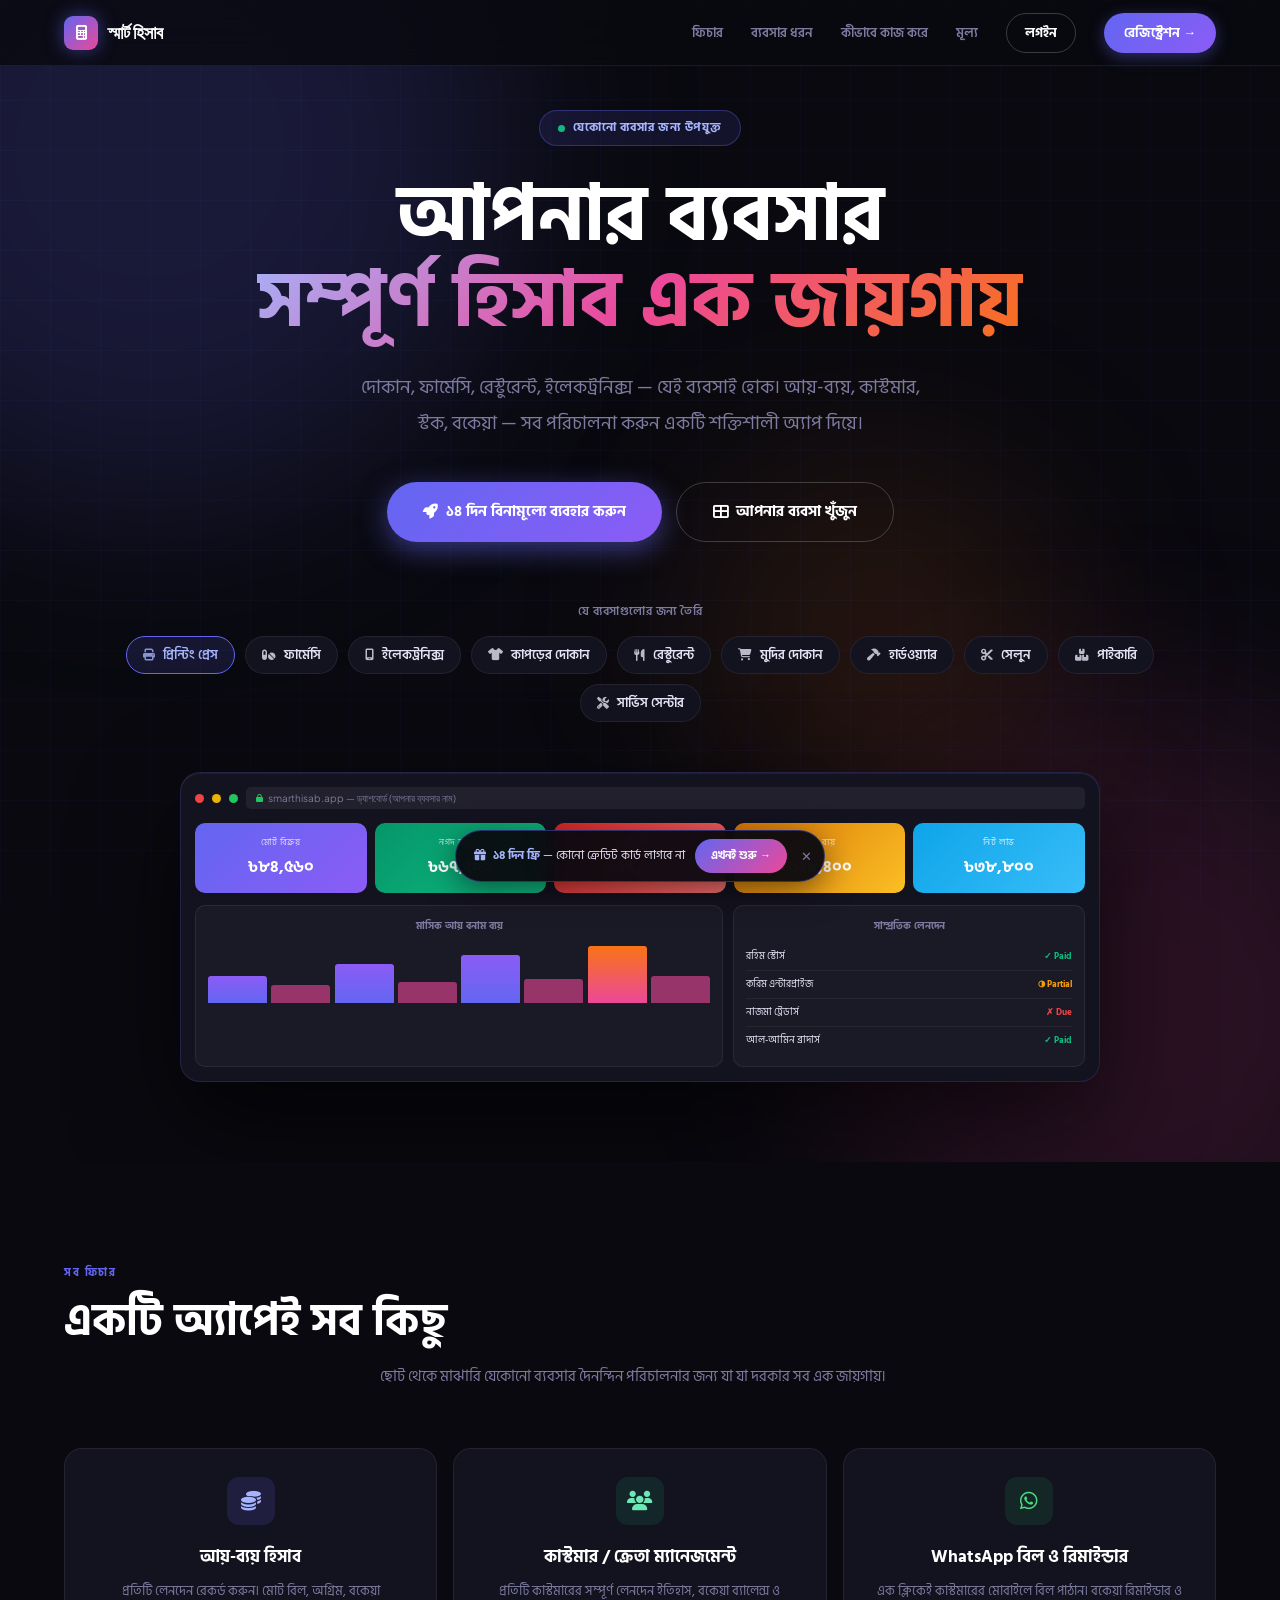
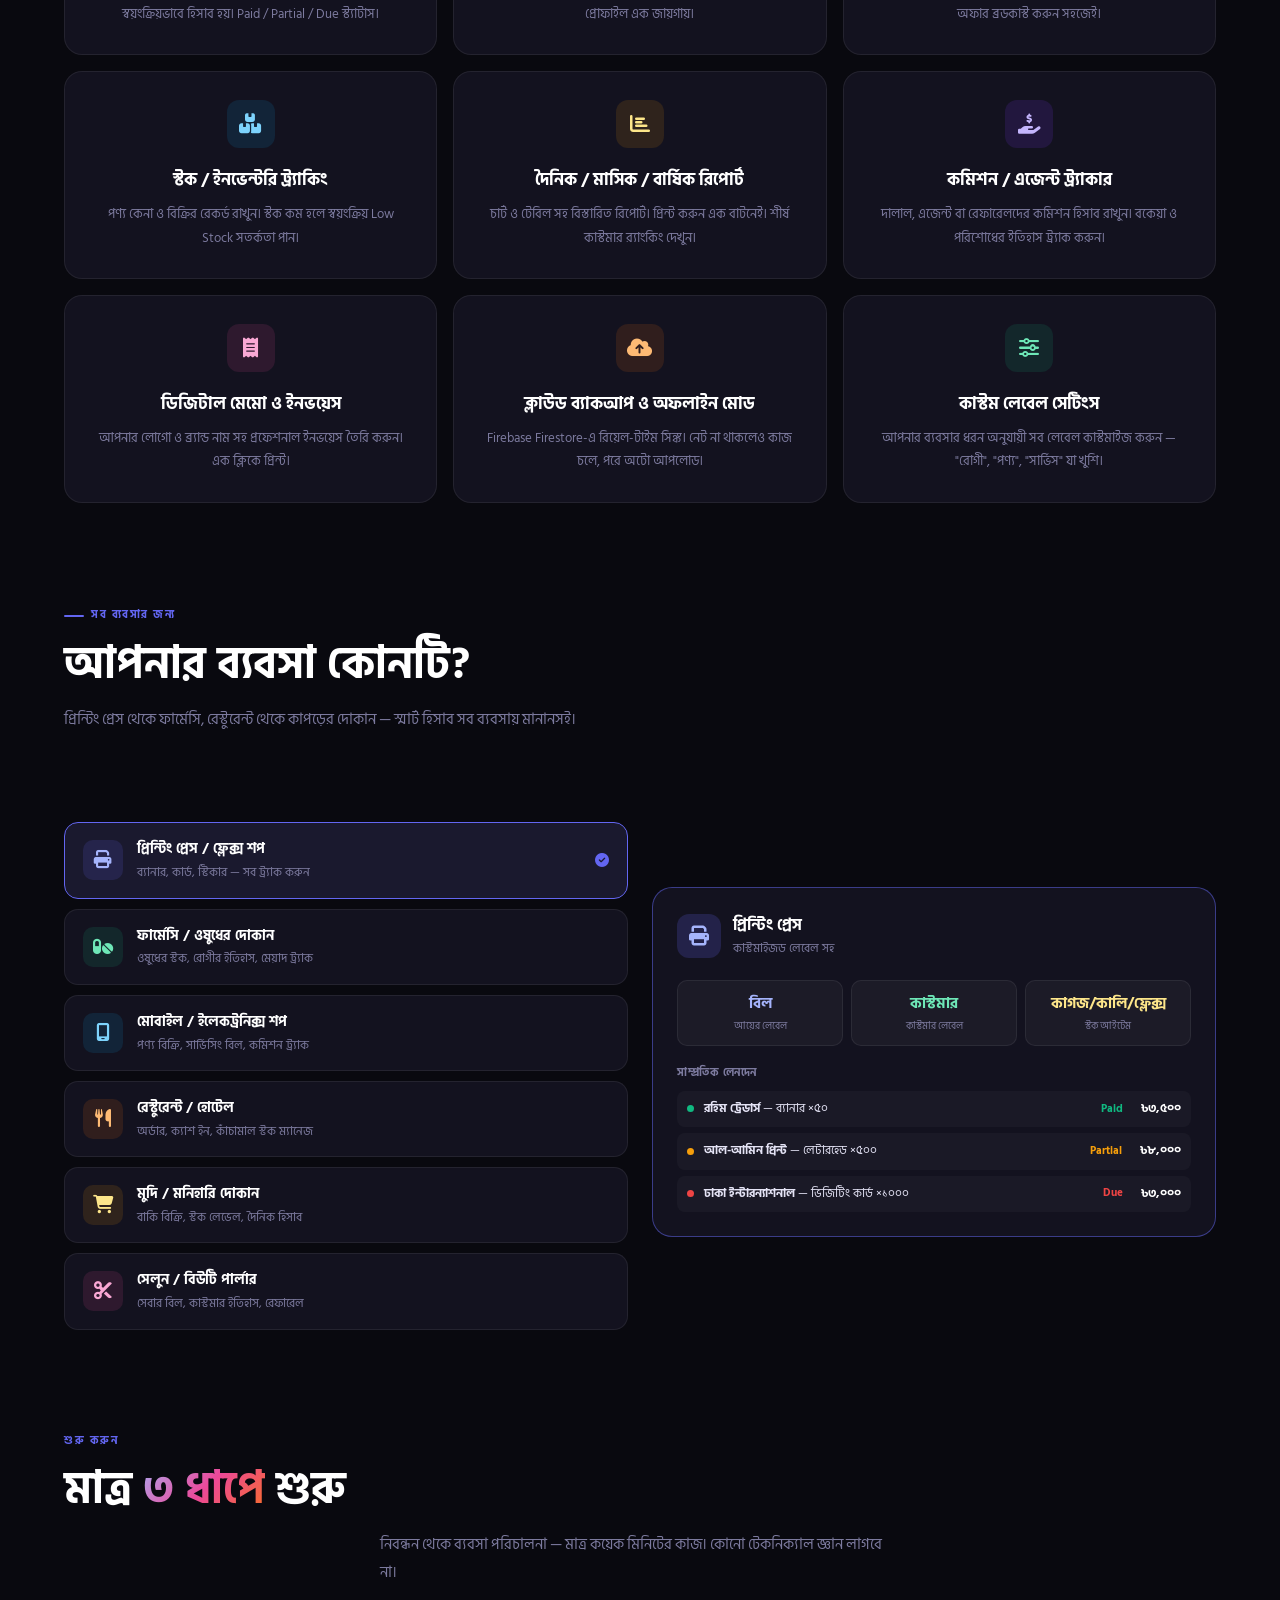
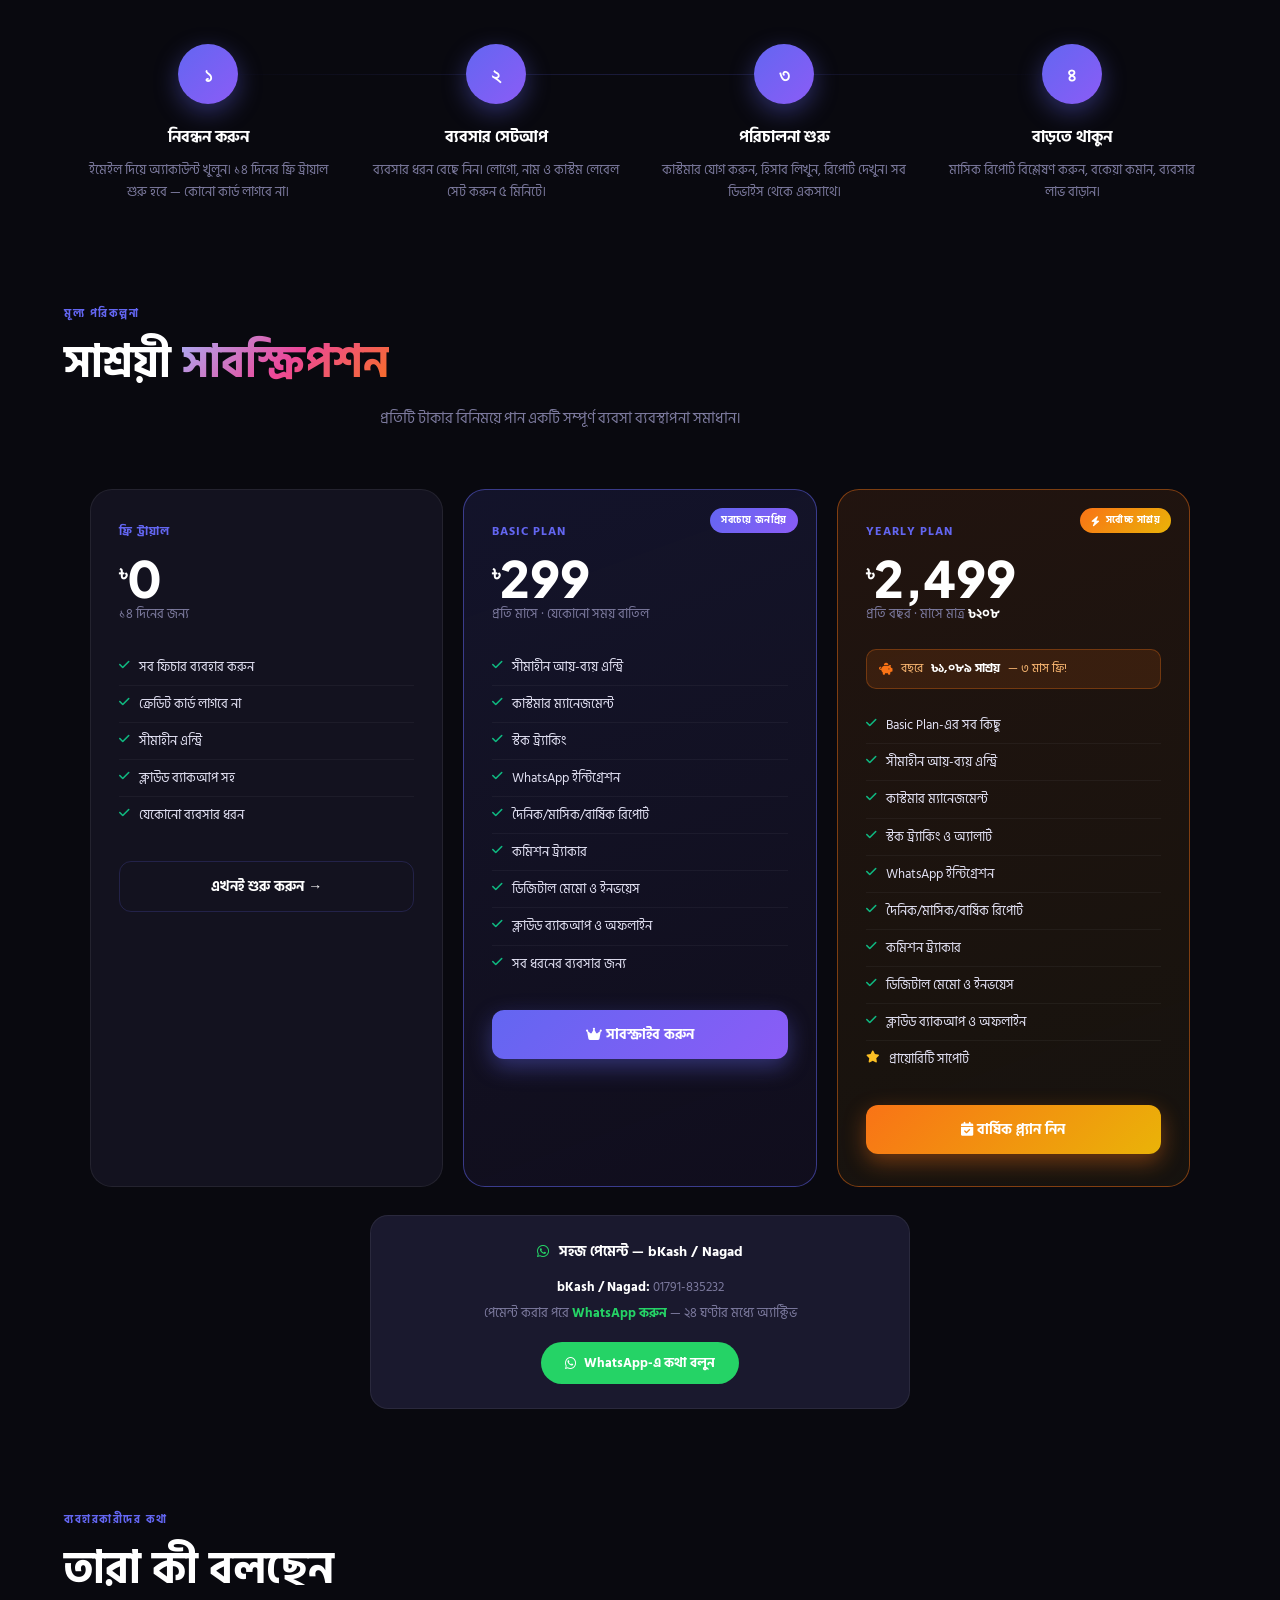
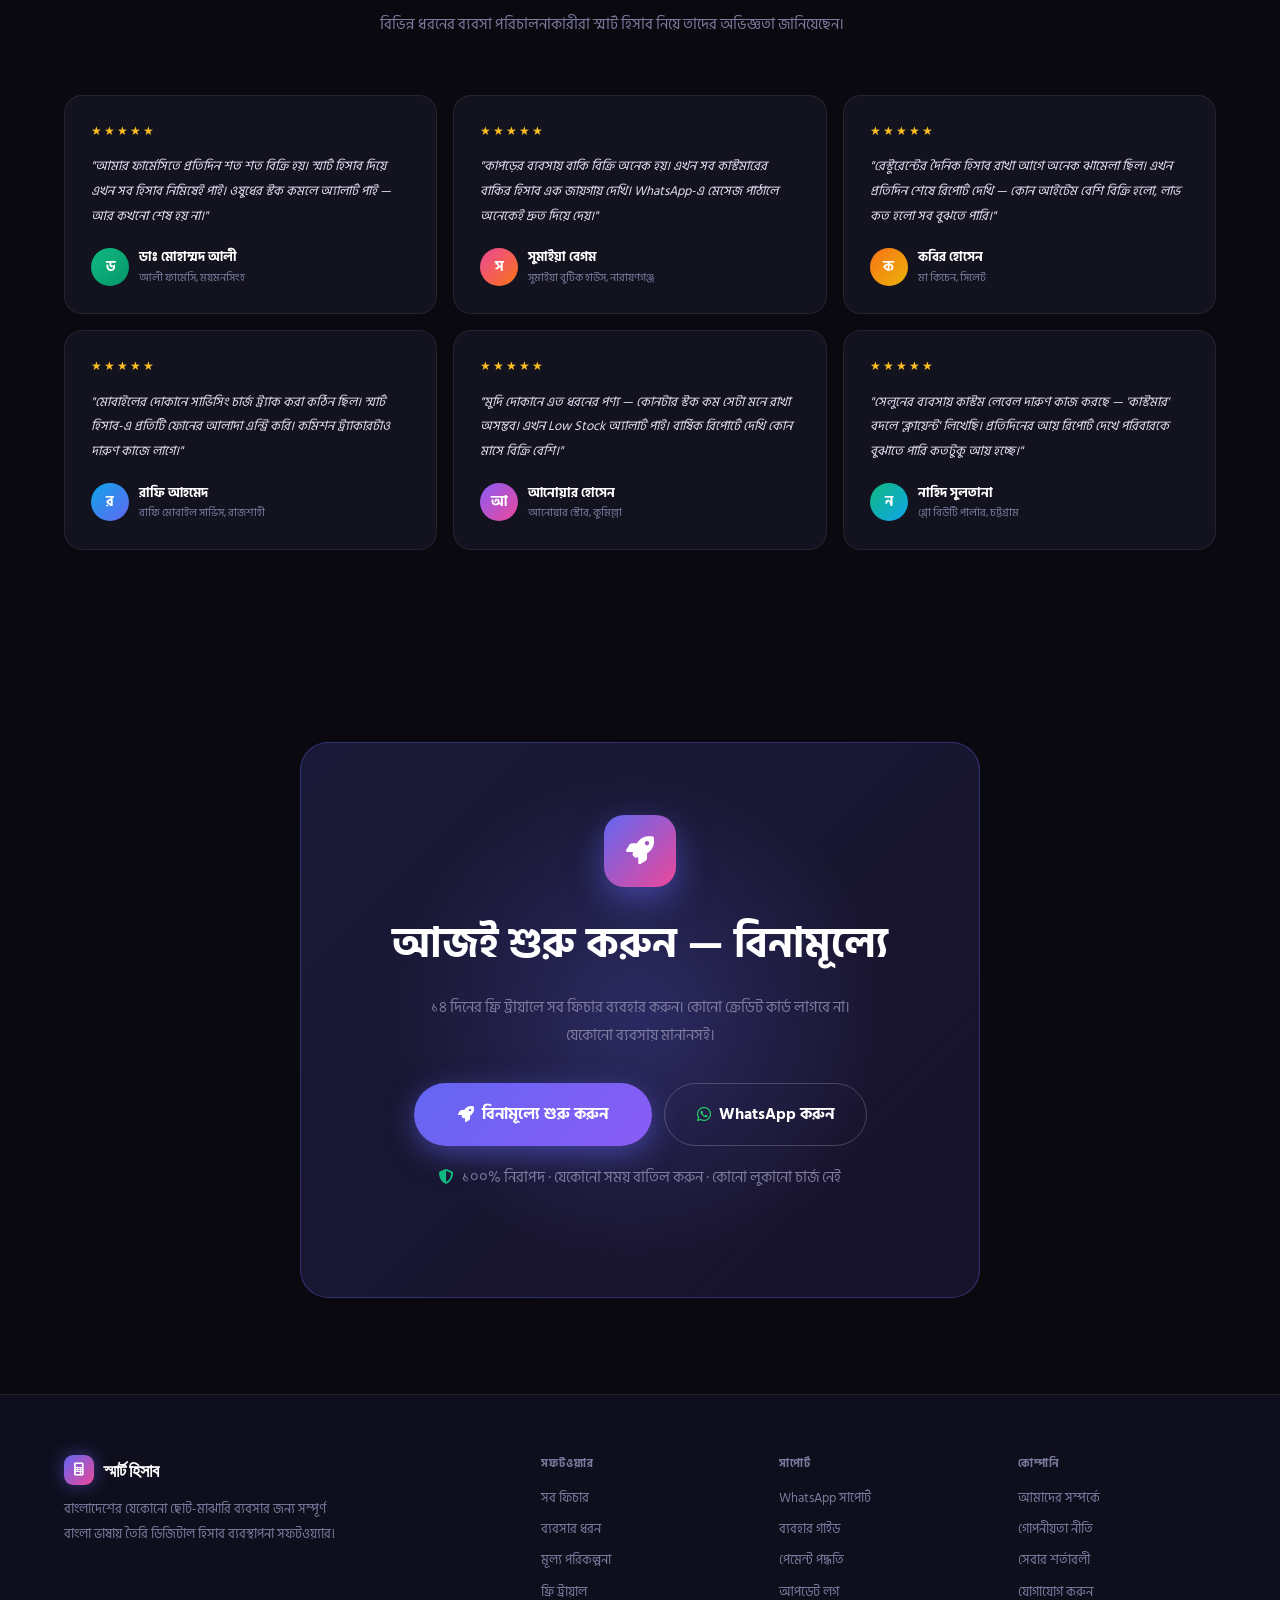
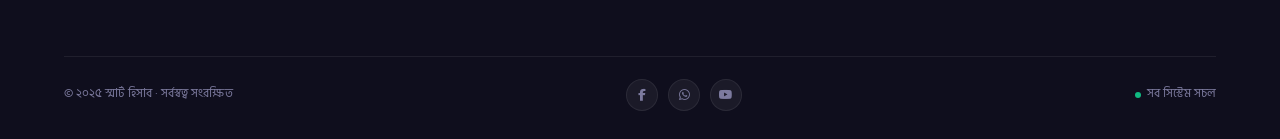
<file: test/index.html>
<!DOCTYPE html>
<html lang="bn">
<head>
<meta charset="UTF-8">
<meta name="viewport" content="width=device-width, initial-scale=1.0">
<title>স্মার্ট হিসাব — যেকোনো ব্যবসার ডিজিটাল হিসাব</title>
<link href="https://fonts.googleapis.com/css2?family=Hind+Siliguri:wght@300;400;500;600;700&family=Plus+Jakarta+Sans:wght@400;600;700;800&display=swap" rel="stylesheet">
<link rel="stylesheet" href="https://cdnjs.cloudflare.com/ajax/libs/font-awesome/6.5.2/css/all.min.css">
<style>
*,*::before,*::after{margin:0;padding:0;box-sizing:border-box}
:root{
  --g1:#6366f1;--g2:#8b5cf6;--g3:#ec4899;--g4:#f97316;
  --green:#10b981;--amber:#f59e0b;
  --dark:#09090f;--dark2:#0f0e1d;--card:#13121f;--card2:#1a192e;
  --border:rgba(99,102,241,.2);--border2:rgba(255,255,255,.07);
  --text:#e4e3f5;--muted:#7c7a9e;
  --ff:    'Hind Siliguri',sans-serif;
  --ff-en: 'Plus Jakarta Sans',sans-serif;
}
html{scroll-behavior:smooth}
body{font-family:var(--ff);background:var(--dark);color:var(--text);overflow-x:hidden;line-height:1.7}
::-webkit-scrollbar{width:5px}
::-webkit-scrollbar-track{background:var(--dark)}
::-webkit-scrollbar-thumb{background:var(--g1);border-radius:99px}

/* ─── GRID BG ─── */
body::after{
  content:'';position:fixed;inset:0;
  background-image:
    linear-gradient(rgba(99,102,241,.04) 1px,transparent 1px),
    linear-gradient(90deg,rgba(99,102,241,.04) 1px,transparent 1px);
  background-size:50px 50px;
  pointer-events:none;z-index:0;
}

/* ─── NAV ─── */
nav{
  position:fixed;top:0;left:0;right:0;z-index:200;
  height:66px;display:flex;align-items:center;justify-content:space-between;
  padding:0 clamp(16px,5%,80px);
  background:rgba(9,9,15,.8);
  backdrop-filter:blur(24px);
  border-bottom:1px solid var(--border2);
  transition:background .3s;
}
.nav-logo{
  display:flex;align-items:center;gap:10px;
  text-decoration:none;color:#fff;
  font-family:var(--ff-en);font-weight:800;font-size:18px;
}
.logo-mark{
  width:34px;height:34px;border-radius:9px;
  background:linear-gradient(135deg,var(--g1),var(--g3));
  display:flex;align-items:center;justify-content:center;
  font-size:15px;
  box-shadow:0 0 18px rgba(99,102,241,.5);
}
.nav-links{display:flex;align-items:center;gap:28px;list-style:none}
.nav-links a{color:var(--muted);text-decoration:none;font-size:13px;font-weight:600;transition:color .2s}
.nav-links a:hover{color:#fff}
.nav-pill{
  background:linear-gradient(135deg,var(--g1),var(--g2));
  color:#fff !important;padding:9px 20px;border-radius:30px;
  font-size:13px !important;font-weight:700 !important;
  box-shadow:0 4px 16px rgba(99,102,241,.4);
  transition:all .2s !important;
}
.nav-pill:hover{transform:translateY(-2px);box-shadow:0 8px 24px rgba(99,102,241,.6) !important}
.nav-login{
  border:1.5px solid rgba(255,255,255,.2) !important;
  padding:8px 18px;border-radius:30px;
  font-size:13px !important;font-weight:700 !important;
  color:#fff !important;transition:all .2s !important;
}
.nav-login:hover{border-color:rgba(255,255,255,.5) !important;background:rgba(255,255,255,.07) !important;transform:translateY(-2px)}
.ham{display:none;background:none;border:none;color:#fff;font-size:20px;cursor:pointer}
#mob-menu{
  display:none;position:fixed;top:66px;left:0;right:0;
  background:rgba(9,9,15,.97);backdrop-filter:blur(20px);
  border-bottom:1px solid var(--border);z-index:199;padding:16px 20px 24px;
}
#mob-menu a{display:block;padding:13px 0;color:var(--muted);text-decoration:none;font-weight:600;border-bottom:1px solid var(--border2)}
#mob-menu .mob-cta{
  display:block;margin-top:16px;padding:14px;text-align:center;
  background:linear-gradient(135deg,var(--g1),var(--g2));
  color:#fff;border-radius:12px;text-decoration:none;font-weight:700;font-size:15px;
}
#mob-menu .mob-login{
  display:block;margin-top:16px;padding:14px;text-align:center;
  border:1.5px solid rgba(255,255,255,.2);
  color:#fff !important;border-radius:12px;text-decoration:none;font-weight:700;font-size:15px;
}

/* ─── HERO ─── */
.hero{
  min-height:100vh;display:flex;align-items:center;justify-content:center;
  text-align:center;padding:110px 5% 80px;position:relative;overflow:hidden;
}
.orb{position:absolute;border-radius:50%;filter:blur(100px);pointer-events:none}
.orb-1{width:700px;height:700px;background:rgba(99,102,241,.18);top:-200px;left:-200px}
.orb-2{width:600px;height:600px;background:rgba(236,72,153,.14);bottom:-150px;right:-150px}
.orb-3{width:350px;height:350px;background:rgba(249,115,22,.12);top:40%;left:55%}

.hero-inner{position:relative;z-index:1;width:100%;max-width:1100px;margin:0 auto}

.pill-badge{
  display:inline-flex;align-items:center;gap:8px;
  background:rgba(99,102,241,.12);border:1px solid rgba(99,102,241,.35);
  padding:7px 18px;border-radius:30px;
  font-size:12px;font-weight:700;color:#a5b4fc;
  margin-bottom:28px;text-transform:uppercase;letter-spacing:.8px;
}
.live-dot{
  width:7px;height:7px;background:var(--green);border-radius:50%;
  animation:ldot 1.4s infinite;
}
@keyframes ldot{0%,100%{box-shadow:0 0 0 0 rgba(16,185,129,.7)}50%{box-shadow:0 0 0 6px rgba(16,185,129,0)}}

.hero h1{
  font-size:clamp(38px,6.5vw,78px);font-weight:700;line-height:1.1;
  margin-bottom:24px;
  animation:upIn .7s ease both;
}
.h1-plain{color:#fff}
.h1-grad{
  background:linear-gradient(135deg,#a5b4fc 0%,#ec4899 50%,#f97316 100%);
  -webkit-background-clip:text;-webkit-text-fill-color:transparent;background-clip:text;
}
.hero-desc{
  font-size:clamp(15px,2vw,19px);color:var(--muted);
  max-width:580px;margin:0 auto 40px;line-height:1.9;
  animation:upIn .7s .12s ease both;
}
.hero-btns{
  display:flex;gap:14px;justify-content:center;flex-wrap:wrap;
  margin-bottom:60px;
  animation:upIn .7s .22s ease both;
}
.btn-main{
  padding:16px 36px;
  background:linear-gradient(135deg,var(--g1),var(--g2));
  color:#fff;border:none;border-radius:50px;
  font-size:15px;font-weight:700;font-family:var(--ff);
  cursor:pointer;text-decoration:none;
  display:inline-flex;align-items:center;gap:8px;
  box-shadow:0 8px 28px rgba(99,102,241,.5);
  transition:all .25s;
}
.btn-main:hover{transform:translateY(-3px);box-shadow:0 14px 36px rgba(99,102,241,.65)}
.btn-out{
  padding:16px 36px;
  background:transparent;color:#fff;
  border:1.5px solid rgba(255,255,255,.2);
  border-radius:50px;font-size:15px;font-weight:700;
  font-family:var(--ff);cursor:pointer;text-decoration:none;
  display:inline-flex;align-items:center;gap:8px;
  transition:all .25s;
}
.btn-out:hover{background:rgba(255,255,255,.07);border-color:rgba(255,255,255,.4);transform:translateY(-3px)}

/* ─── BIZ TYPE TICKER ─── */
.biz-ticker{
  margin-bottom:50px;
  animation:upIn .7s .3s ease both;
}
.biz-ticker-label{font-size:12px;color:var(--muted);font-weight:600;margin-bottom:14px;letter-spacing:.5px;text-transform:uppercase}
.ticker-track{
  display:flex;gap:10px;flex-wrap:wrap;justify-content:center;
}
.biz-chip{
  display:inline-flex;align-items:center;gap:8px;
  padding:7px 16px;border-radius:30px;
  font-size:13px;font-weight:600;
  border:1px solid var(--border2);
  background:var(--card);
  color:var(--text);
  transition:all .25s;
  cursor:default;
  animation:upIn .5s ease both;
}
.biz-chip i{font-size:12px;opacity:.8}
.biz-chip:hover{border-color:rgba(99,102,241,.5);background:var(--card2);transform:translateY(-2px)}
.biz-chip.active{border-color:var(--g1);background:rgba(99,102,241,.15);color:#a5b4fc}

/* ─── DASHBOARD MOCKUP ─── */
.dash-mockup{
  max-width:920px;margin:0 auto;
  animation:upIn .8s .35s ease both;
}
.dash-frame{
  background:var(--card);border:1px solid var(--border);
  border-radius:20px;padding:14px;
  box-shadow:0 40px 100px rgba(0,0,0,.6),inset 0 1px 0 rgba(255,255,255,.06);
}
.dash-topbar{
  display:flex;align-items:center;gap:8px;margin-bottom:14px;
}
.d-dot{width:9px;height:9px;border-radius:50%}
.d-url{
  flex:1;background:rgba(255,255,255,.06);border-radius:5px;height:22px;
  display:flex;align-items:center;padding:0 10px;
  font-size:10px;color:var(--muted);font-family:var(--ff-en);
}
.d-stats{display:grid;grid-template-columns:repeat(5,1fr);gap:8px;margin-bottom:12px}
.d-sc{border-radius:10px;padding:12px 10px;color:#fff}
.d-sc small{font-size:9px;opacity:.75;text-transform:uppercase;letter-spacing:.5px;display:block;margin-bottom:3px}
.d-sc strong{font-size:16px;font-weight:700;display:block}
.d-charts{display:grid;grid-template-columns:3fr 2fr;gap:10px}
.d-chart-box{
  background:rgba(255,255,255,.03);border:1px solid var(--border2);
  border-radius:10px;padding:12px;
}
.d-bars{display:flex;align-items:flex-end;gap:4px;height:60px;margin-top:8px}
.d-bar{flex:1;border-radius:3px 3px 0 0;animation:gBar 1s ease both;transform-origin:bottom}
@keyframes gBar{from{transform:scaleY(0)}to{transform:scaleY(1)}}
.d-list-row{
  display:flex;justify-content:space-between;align-items:center;
  padding:5px 0;border-bottom:1px solid rgba(255,255,255,.05);font-size:10px;
}
.d-list-row:last-child{border:none}

@keyframes upIn{from{opacity:0;transform:translateY(28px)}to{opacity:1;transform:translateY(0)}}



/* ─── SECTIONS ─── */
.section{padding:96px clamp(16px,5%,80px);position:relative;z-index:1}
.s-tag{
  display:inline-flex;align-items:center;gap:7px;
  font-size:11px;font-weight:800;text-transform:uppercase;letter-spacing:1.5px;
  color:var(--g1);margin-bottom:14px;
}
.s-tag::before{content:'';width:20px;height:2px;background:currentColor;border-radius:2px}
.s-title{font-size:clamp(26px,4vw,44px);font-weight:700;line-height:1.2;margin-bottom:14px;color:#fff}
.s-sub{font-size:15px;color:var(--muted);line-height:1.9;max-width:520px}
.tc .s-tag{justify-content:center}
.tc .s-tag::before{display:none}
.tc .s-sub{margin:0 auto}

/* ─── FEATURES ─── */
.feat-grid{
  display:grid;
  grid-template-columns:repeat(auto-fill,minmax(290px,1fr));
  gap:16px;margin-top:56px;
}
.fc{
  background:var(--card);border:1px solid var(--border2);
  border-radius:18px;padding:28px 26px;
  transition:all .3s;position:relative;overflow:hidden;
  text-align:center;
}
.fc::after{
  content:'';position:absolute;inset:0;opacity:0;
  background:radial-gradient(circle at 50% 0%,rgba(99,102,241,.1),transparent 70%);
  transition:opacity .3s;
}
.fc:hover{transform:translateY(-5px);border-color:rgba(99,102,241,.4);box-shadow:0 16px 40px rgba(0,0,0,.3)}
.fc:hover::after{opacity:1}
.fc-icon{
  width:48px;height:48px;border-radius:12px;
  display:flex;align-items:center;justify-content:center;
  font-size:20px;margin-bottom:18px;position:relative;z-index:1;
  margin-left:auto;margin-right:auto;
}
.fc h3{font-size:17px;font-weight:700;color:#fff;margin-bottom:8px;position:relative;z-index:1}
.fc p{font-size:13px;color:var(--muted);line-height:1.8;position:relative;z-index:1}

/* ─── BIZ TYPE SHOWCASE ─── */
.showcase{
  display:grid;grid-template-columns:1fr 1fr;gap:24px;
  align-items:center;margin-top:60px;
}
.biz-list{display:flex;flex-direction:column;gap:10px;margin-top:28px}
.biz-row{
  display:flex;align-items:center;gap:14px;
  background:var(--card);border:1px solid var(--border2);
  border-radius:14px;padding:14px 18px;cursor:pointer;
  transition:all .25s;
}
.biz-row:hover,.biz-row.sel{border-color:rgba(99,102,241,.5);background:var(--card2)}
.biz-row.sel{border-color:var(--g1)}
.biz-ico{
  width:40px;height:40px;border-radius:10px;
  display:flex;align-items:center;justify-content:center;font-size:18px;
  flex-shrink:0;
}
.biz-info h4{font-size:14px;font-weight:700;color:#fff;margin-bottom:2px}
.biz-info p{font-size:12px;color:var(--muted)}
.biz-check{margin-left:auto;color:var(--g1);font-size:14px;opacity:0;transition:opacity .2s}
.biz-row.sel .biz-check{opacity:1}

.showcase-right{position:relative}
.showcase-card{
  background:var(--card);border:1px solid var(--border);
  border-radius:20px;padding:24px;
  transition:all .4s;
}
.sc-header{display:flex;align-items:center;gap:12px;margin-bottom:20px}
.sc-logo{
  width:44px;height:44px;border-radius:12px;
  display:flex;align-items:center;justify-content:center;font-size:20px;
}
.sc-stats-mini{display:grid;grid-template-columns:1fr 1fr 1fr;gap:8px;margin-bottom:18px}
.sc-stat{
  background:rgba(255,255,255,.04);border:1px solid var(--border2);
  border-radius:10px;padding:10px;text-align:center;
}
.sc-stat-val{font-size:15px;font-weight:800;color:#fff}
.sc-stat-lbl{font-size:10px;color:var(--muted);margin-top:2px}
.sc-entries{display:flex;flex-direction:column;gap:6px}
.sc-entry{
  display:flex;align-items:center;gap:10px;
  background:rgba(255,255,255,.03);border-radius:8px;padding:8px 10px;
  font-size:12px;
}
.sc-entry-dot{width:7px;height:7px;border-radius:50%;flex-shrink:0}

/* ─── HOW IT WORKS ─── */
.steps-row{
  display:grid;grid-template-columns:repeat(auto-fit,minmax(200px,1fr));
  gap:0;margin-top:56px;position:relative;
}
.steps-row::before{
  content:'';position:absolute;top:30px;left:12%;right:12%;height:1px;
  background:linear-gradient(90deg,transparent,var(--border),transparent);
  z-index:0;
}
.step{
  text-align:center;padding:0 20px;
  transition:all .3s;position:relative;z-index:1;
}
.step:hover{transform:translateY(-6px)}
.step-circle{
  width:60px;height:60px;border-radius:50%;
  background:linear-gradient(135deg,var(--g1),var(--g2));
  display:flex;align-items:center;justify-content:center;
  margin:0 auto 20px;
  font-size:20px;font-weight:800;color:#fff;font-family:var(--ff-en);
  box-shadow:0 8px 24px rgba(99,102,241,.4);
}
.step h3{font-size:16px;font-weight:700;color:#fff;margin-bottom:8px}
.step p{font-size:13px;color:var(--muted);line-height:1.7}

/* ─── PRICING ─── */
.pricing-wrap{
  display:grid;grid-template-columns:repeat(auto-fit,minmax(260px,1fr));
  gap:20px;max-width:1100px;margin:56px auto 0;
}
.pc{
  background:var(--card);border:1px solid var(--border2);
  border-radius:22px;padding:32px 28px;
  position:relative;overflow:hidden;transition:all .3s;
}
.pc:hover{transform:translateY(-4px);box-shadow:0 20px 50px rgba(0,0,0,.4)}
.pc.hot{border-color:rgba(99,102,241,.5);background:linear-gradient(160deg,rgba(99,102,241,.12),rgba(139,92,246,.06))}
.hot-badge{
  position:absolute;top:18px;right:18px;
  background:linear-gradient(135deg,var(--g1),var(--g2));
  color:#fff;font-size:10px;font-weight:800;
  padding:4px 11px;border-radius:20px;text-transform:uppercase;letter-spacing:.5px;
}
.pc-plan{font-size:12px;font-weight:800;text-transform:uppercase;letter-spacing:1px;color:var(--g1);margin-bottom:10px}
.pc-price{font-size:50px;font-weight:800;color:#fff;font-family:var(--ff-en);line-height:1}
.pc-price sup{font-size:22px;vertical-align:top;margin-top:8px;display:inline-block}
.pc-period{font-size:13px;color:var(--muted);margin-bottom:24px}
.pc-list{list-style:none;margin-bottom:28px}
.pc-list li{
  display:flex;align-items:flex-start;gap:9px;
  font-size:13px;padding:7px 0;border-bottom:1px solid rgba(255,255,255,.045);
}
.pc-list li:last-child{border:none}
.pc-list li i{color:var(--green);font-size:12px;margin-top:3px;flex-shrink:0}
.pbtn{
  width:100%;padding:13px;border:none;border-radius:12px;
  font-family:var(--ff);font-size:14px;font-weight:700;cursor:pointer;transition:all .25s;
}
.pbtn-o{background:transparent;color:#fff;border:1.5px solid var(--border)}
.pbtn-o:hover{border-color:var(--g1);background:rgba(99,102,241,.08)}
.pbtn-g{background:linear-gradient(135deg,var(--g1),var(--g2));color:#fff;box-shadow:0 8px 22px rgba(99,102,241,.4)}
.pbtn-g:hover{transform:translateY(-2px);box-shadow:0 14px 30px rgba(99,102,241,.6)}
.pbtn-y{background:linear-gradient(135deg,#f97316,#eab308);color:#fff;box-shadow:0 8px 22px rgba(249,115,22,.4)}
.pbtn-y:hover{transform:translateY(-2px);box-shadow:0 14px 30px rgba(249,115,22,.6)}

/* yearly card */
.pc.yearly{border-color:rgba(249,115,22,.45);background:linear-gradient(160deg,rgba(249,115,22,.1),rgba(234,179,8,.06))}
.yearly-badge{
  position:absolute;top:18px;right:18px;
  background:linear-gradient(135deg,#f97316,#eab308);
  color:#fff;font-size:10px;font-weight:800;
  padding:4px 11px;border-radius:20px;text-transform:uppercase;letter-spacing:.5px;
  display:flex;align-items:center;gap:5px;
}
.savings-row{
  display:flex;align-items:center;gap:8px;
  background:rgba(249,115,22,.12);border:1px solid rgba(249,115,22,.3);
  border-radius:10px;padding:9px 12px;
  font-size:12px;color:#fdba74;margin-bottom:18px;
}
.savings-row i{color:#f97316;flex-shrink:0}
.savings-row strong{color:#fff}

/* ─── PAY INFO ─── */
.pay-box{
  max-width:540px;margin:28px auto 0;
  background:var(--card2);border:1px solid var(--border2);
  border-radius:18px;padding:24px 28px;text-align:center;
}
.pay-box h4{font-size:14px;font-weight:700;color:#fff;margin-bottom:10px}
.pay-box p{font-size:13px;color:var(--muted);line-height:2}
.wa-btn{
  display:inline-flex;align-items:center;gap:8px;
  margin-top:16px;background:#25D366;color:#fff;
  padding:10px 24px;border-radius:30px;
  text-decoration:none;font-size:13px;font-weight:700;
  transition:all .2s;
}
.wa-btn:hover{transform:scale(1.04);box-shadow:0 6px 20px rgba(37,211,102,.4)}

/* ─── TESTIMONIALS ─── */
.testi-grid{
  display:grid;grid-template-columns:repeat(auto-fill,minmax(280px,1fr));
  gap:16px;margin-top:56px;
}
.testi{
  background:var(--card);border:1px solid var(--border2);
  border-radius:18px;padding:26px;transition:all .3s;
}
.testi:hover{border-color:rgba(99,102,241,.35);transform:translateY(-4px)}
.t-stars{color:#fbbf24;font-size:12px;letter-spacing:2px;margin-bottom:12px}
.t-quote{font-size:13px;color:var(--text);line-height:1.9;margin-bottom:18px;font-style:italic}
.t-who{display:flex;align-items:center;gap:10px}
.t-av{
  width:38px;height:38px;border-radius:50%;
  display:flex;align-items:center;justify-content:center;
  font-size:14px;font-weight:700;color:#fff;flex-shrink:0;
}
.t-name{font-size:13px;font-weight:700;color:#fff}
.t-biz{font-size:11px;color:var(--muted)}

/* ─── CTA ─── */
.cta-wrap{
  padding:96px clamp(16px,5%,80px);
  position:relative;z-index:1;
}
.cta-inner{
  background:linear-gradient(135deg,rgba(99,102,241,.18),rgba(139,92,246,.12));
  border:1px solid rgba(99,102,241,.35);
  border-radius:28px;padding:72px 40px;
  text-align:center;max-width:680px;margin:0 auto;
  position:relative;overflow:hidden;
}
.cta-inner::before{
  content:'';position:absolute;
  width:500px;height:500px;border-radius:50%;
  background:radial-gradient(circle,rgba(99,102,241,.25),transparent 70%);
  top:50%;left:50%;transform:translate(-50%,-50%);
  pointer-events:none;
}
.cta-icon-wrap{
  width:72px;height:72px;border-radius:20px;
  background:linear-gradient(135deg,var(--g1),var(--g3));
  display:flex;align-items:center;justify-content:center;
  margin:0 auto 22px;font-size:28px;color:#fff;
  box-shadow:0 12px 32px rgba(99,102,241,.5);
  position:relative;z-index:1;
}
.cta-inner h2{font-size:clamp(26px,4vw,42px);font-weight:700;margin-bottom:14px;color:#fff;position:relative;z-index:1}
.cta-inner p{font-size:15px;color:var(--muted);margin-bottom:32px;line-height:1.9;max-width:440px;margin-left:auto;margin-right:auto;position:relative;z-index:1}
.cta-btns{display:flex;gap:12px;justify-content:center;flex-wrap:wrap;position:relative;z-index:1}
.cta-note{margin-top:18px;font-size:12px;color:var(--muted);position:relative;z-index:1}

/* ─── FOOTER ─── */
footer{
  background:var(--dark2);border-top:1px solid var(--border2);
  padding:60px clamp(16px,5%,80px) 28px;
  position:relative;z-index:1;
}
.foot-grid{
  display:grid;grid-template-columns:2.2fr 1fr 1fr 1fr;
  gap:40px;margin-bottom:44px;
}
.foot-brand p{font-size:13px;color:var(--muted);line-height:1.9;margin-top:12px;max-width:280px}
.foot-col h5{font-size:11px;font-weight:800;text-transform:uppercase;letter-spacing:1px;color:var(--muted);margin-bottom:14px}
.foot-col a{display:block;font-size:13px;color:var(--muted);text-decoration:none;margin-bottom:9px;transition:color .2s}
.foot-col a:hover{color:#fff}
.foot-bottom{
  display:flex;align-items:center;justify-content:space-between;flex-wrap:wrap;gap:12px;
  padding-top:22px;border-top:1px solid var(--border2);
  font-size:12px;color:var(--muted);
}
.socials{display:flex;gap:10px}
.socials a{
  width:32px;height:32px;border-radius:50%;background:rgba(255,255,255,.05);
  border:1px solid var(--border2);display:flex;align-items:center;justify-content:center;
  color:var(--muted);text-decoration:none;font-size:12px;transition:all .2s;
}
.socials a:hover{background:var(--g1);border-color:var(--g1);color:#fff}

/* ─── FLOATING CTA ─── */
.float-cta{
  position:fixed;bottom:18px;left:50%;transform:translateX(-50%);
  background:rgba(9,9,15,.95);backdrop-filter:blur(20px);
  border:1px solid rgba(99,102,241,.4);border-radius:50px;
  padding:8px 8px 8px 18px;
  display:flex;align-items:center;gap:10px;
  z-index:300;font-size:12px;
  box-shadow:0 8px 32px rgba(0,0,0,.5);
  animation:ftUp .6s 1.6s ease both;
  white-space:nowrap;
  max-width:calc(100vw - 24px);
}
@keyframes ftUp{from{transform:translateX(-50%) translateY(80px);opacity:0}to{transform:translateX(-50%) translateY(0);opacity:1}}
.float-cta strong{color:#a5b4fc}
.ft-btn{
  background:linear-gradient(135deg,var(--g1),var(--g3));
  color:#fff;border:none;border-radius:30px;
  padding:8px 16px;font-size:11px;font-weight:700;
  cursor:pointer;font-family:var(--ff);transition:all .2s;white-space:nowrap;flex-shrink:0;
}
.ft-btn:hover{transform:scale(1.04)}
.ft-x{background:none;border:none;color:var(--muted);font-size:13px;cursor:pointer;padding:0 4px;transition:color .2s}
.ft-x:hover{color:#fff}

/* ─── SCROLL REVEAL ─── */
.rev{opacity:0;transform:translateY(24px);transition:all .65s cubic-bezier(.2,1,.4,1)}
.rev.in{opacity:1;transform:translateY(0)}

/* ─── UTILS ─── */
.grad{
  background:linear-gradient(135deg,#a5b4fc,var(--g3),var(--g4));
  -webkit-background-clip:text;-webkit-text-fill-color:transparent;background-clip:text;
}
.gb{
  background:linear-gradient(135deg,var(--g1),var(--g3));
  -webkit-background-clip:text;-webkit-text-fill-color:transparent;background-clip:text;
}

/* ─── RESPONSIVE ─── */
@media(max-width:1024px){
  .showcase{grid-template-columns:1fr}
  .foot-grid{grid-template-columns:1fr 1fr}
  .d-stats{grid-template-columns:repeat(3,1fr)}
  .steps-row::before{display:none}
}
@media(max-width:768px){
  .nav-links{display:none}
  .ham{display:block}
  .d-charts{grid-template-columns:1fr}
  .foot-grid{grid-template-columns:1fr}
  .trust{flex-direction:column}
  .trust-item{border-right:none;border-bottom:1px solid var(--border2);width:100%;justify-content:center}
  .trust-item:last-child{border:none}
  .cta-inner{padding:48px 24px}
  .float-cta{
    font-size:11px;
    padding:7px 7px 7px 14px;
    gap:8px;
    bottom:12px;
  }
  .ft-btn{padding:7px 13px;font-size:10px}
}
@media(max-width:480px){
  .hero-btns{flex-direction:column;align-items:center}
  .btn-main,.btn-out{width:100%;max-width:300px;justify-content:center}
  .d-stats{grid-template-columns:1fr 1fr}
  .float-cta span .fa-gift{display:none}
  .pricing-wrap{grid-template-columns:1fr}
}
</style>
</head>
<body>

<!-- ══ NAV ══ -->
<nav id="nav">
  <a href="#" class="nav-logo">
    <div class="logo-mark"><i class="fa-solid fa-calculator"></i></div>
    স্মার্ট হিসাব
  </a>
  <ul class="nav-links">
    <li><a href="#features">ফিচার</a></li>
    <li><a href="#biz-types">ব্যবসার ধরন</a></li>
    <li><a href="#how">কীভাবে কাজ করে</a></li>
    <li><a href="#pricing">মূল্য</a></li>
    <li><a href="auth.html" class="nav-login">লগইন</a></li>
    <li><a href="auth.html" class="nav-pill">রেজিস্ট্রেশন →</a></li>
  </ul>
  <button class="ham" onclick="toggleNav()"><i class="fa-solid fa-bars" id="h-ico"></i></button>
</nav>
<div id="mob-menu">
  <a href="#features" onclick="closeNav()">ফিচার</a>
  <a href="#biz-types" onclick="closeNav()">ব্যবসার ধরন</a>
  <a href="#how" onclick="closeNav()">কীভাবে কাজ করে</a>
  <a href="#pricing" onclick="closeNav()">মূল্য</a>
  <a href="auth.html" class="mob-login">লগইন</a>
  <a href="auth.html" class="mob-cta">রেজিস্ট্রেশন →</a>
</div>

<!-- ══ HERO ══ -->
<section class="hero">
  <div class="orb orb-1"></div>
  <div class="orb orb-2"></div>
  <div class="orb orb-3"></div>
  <div class="hero-inner">

    <div class="pill-badge">
      <span class="live-dot"></span>
      যেকোনো ব্যবসার জন্য উপযুক্ত
    </div>

    <h1>
      <span class="h1-plain">আপনার ব্যবসার</span><br>
      <span class="h1-grad">সম্পূর্ণ হিসাব এক জায়গায়</span>
    </h1>

    <p class="hero-desc">
      দোকান, ফার্মেসি, রেস্টুরেন্ট, ইলেকট্রনিক্স — যেই ব্যবসাই হোক। আয়-ব্যয়, কাস্টমার, স্টক, বকেয়া — সব পরিচালনা করুন একটি শক্তিশালী অ্যাপ দিয়ে।
    </p>

    <div class="hero-btns">
      <a href="auth.html" class="btn-main">
        <i class="fa-solid fa-rocket"></i>
        ১৪ দিন বিনামূল্যে ব্যবহার করুন
      </a>
      <a href="#biz-types" class="btn-out">
        <i class="fa-solid fa-th-large"></i>
        আপনার ব্যবসা খুঁজুন
      </a>
    </div>

    <!-- Business type chips -->
    <div class="biz-ticker">
      <div class="biz-ticker-label">যে ব্যবসাগুলোর জন্য তৈরি</div>
      <div class="ticker-track">
        <span class="biz-chip active"><i class="fa-solid fa-print"></i> প্রিন্টিং প্রেস</span>
        <span class="biz-chip"><i class="fa-solid fa-pills"></i> ফার্মেসি</span>
        <span class="biz-chip"><i class="fa-solid fa-mobile-screen"></i> ইলেকট্রনিক্স</span>
        <span class="biz-chip"><i class="fa-solid fa-shirt"></i> কাপড়ের দোকান</span>
        <span class="biz-chip"><i class="fa-solid fa-utensils"></i> রেস্টুরেন্ট</span>
        <span class="biz-chip"><i class="fa-solid fa-cart-shopping"></i> মুদির দোকান</span>
        <span class="biz-chip"><i class="fa-solid fa-hammer"></i> হার্ডওয়্যার</span>
        <span class="biz-chip"><i class="fa-solid fa-scissors"></i> সেলুন</span>
        <span class="biz-chip"><i class="fa-solid fa-boxes-stacked"></i> পাইকারি</span>
        <span class="biz-chip"><i class="fa-solid fa-screwdriver-wrench"></i> সার্ভিস সেন্টার</span>
      </div>
    </div>

    <!-- Dashboard mockup -->
    <div class="dash-mockup">
      <div class="dash-frame">
        <div class="dash-topbar">
          <div class="d-dot" style="background:#ef4444"></div>
          <div class="d-dot" style="background:#eab308"></div>
          <div class="d-dot" style="background:#22c55e"></div>
          <div class="d-url">
            <i class="fa-solid fa-lock" style="color:#22c55e;margin-right:5px;font-size:8px"></i>
            smarthisab.app — ড্যাশবোর্ড (আপনার ব্যবসার নাম)
          </div>
        </div>
        <div class="d-stats">
          <div class="d-sc" style="background:linear-gradient(135deg,#6366f1,#8b5cf6)">
            <small>মোট বিক্রয়</small><strong>৳৮৪,৫৬০</strong>
          </div>
          <div class="d-sc" style="background:linear-gradient(135deg,#059669,#10b981)">
            <small>নগদ আদায়</small><strong>৳৬৭,২০০</strong>
          </div>
          <div class="d-sc" style="background:linear-gradient(135deg,#dc2626,#f87171)">
            <small>বকেয়া</small><strong>৳১৭,৩৬০</strong>
          </div>
          <div class="d-sc" style="background:linear-gradient(135deg,#d97706,#fbbf24)">
            <small>মোট ব্যয়</small><strong>৳২৮,৪০০</strong>
          </div>
          <div class="d-sc" style="background:linear-gradient(135deg,#0ea5e9,#38bdf8)">
            <small>নিট লাভ</small><strong>৳৩৮,৮০০</strong>
          </div>
        </div>
        <div class="d-charts">
          <div class="d-chart-box">
            <div style="font-size:10px;color:var(--muted);font-weight:700;margin-bottom:4px">মাসিক আয় বনাম ব্যয়</div>
            <div class="d-bars">
              <div class="d-bar" style="height:45%;background:linear-gradient(0deg,#6366f1,#8b5cf6);animation-delay:.05s"></div>
              <div class="d-bar" style="height:30%;background:rgba(236,72,153,.6);animation-delay:.1s"></div>
              <div class="d-bar" style="height:65%;background:linear-gradient(0deg,#6366f1,#8b5cf6);animation-delay:.15s"></div>
              <div class="d-bar" style="height:35%;background:rgba(236,72,153,.6);animation-delay:.2s"></div>
              <div class="d-bar" style="height:80%;background:linear-gradient(0deg,#6366f1,#8b5cf6);animation-delay:.25s"></div>
              <div class="d-bar" style="height:40%;background:rgba(236,72,153,.6);animation-delay:.3s"></div>
              <div class="d-bar" style="height:95%;background:linear-gradient(0deg,#ec4899,#f97316);animation-delay:.35s"></div>
              <div class="d-bar" style="height:45%;background:rgba(236,72,153,.6);animation-delay:.4s"></div>
            </div>
          </div>
          <div class="d-chart-box">
            <div style="font-size:10px;color:var(--muted);font-weight:700;margin-bottom:8px">সাম্প্রতিক লেনদেন</div>
            <div class="d-list-row">
              <span>রহিম স্টোর্স</span>
              <span style="color:#10b981;font-size:9px;font-weight:700">✓ Paid</span>
            </div>
            <div class="d-list-row">
              <span>করিম এন্টারপ্রাইজ</span>
              <span style="color:#f59e0b;font-size:9px;font-weight:700">◑ Partial</span>
            </div>
            <div class="d-list-row">
              <span>নাজমা ট্রেডার্স</span>
              <span style="color:#ef4444;font-size:9px;font-weight:700">✗ Due</span>
            </div>
            <div class="d-list-row">
              <span>আল-আমিন ব্রাদার্স</span>
              <span style="color:#10b981;font-size:9px;font-weight:700">✓ Paid</span>
            </div>
          </div>
        </div>
      </div>
    </div>

  </div>
</section>



<!-- ══ FEATURES ══ -->
<section class="section" id="features">
  <div class="tc rev">
    <div class="s-tag">সব ফিচার</div>
    <h2 class="s-title">একটি অ্যাপেই সব কিছু</h2>
    <p class="s-sub">ছোট থেকে মাঝারি যেকোনো ব্যবসার দৈনন্দিন পরিচালনার জন্য যা যা দরকার সব এক জায়গায়।</p>
  </div>
  <div class="feat-grid">

    <div class="fc rev">
      <div class="fc-icon" style="background:rgba(99,102,241,.15)"><i class="fa-solid fa-coins" style="color:#a5b4fc"></i></div>
      <h3>আয়-ব্যয় হিসাব</h3>
      <p>প্রতিটি লেনদেন রেকর্ড করুন। মোট বিল, অগ্রিম, বকেয়া স্বয়ংক্রিয়ভাবে হিসাব হয়। Paid / Partial / Due স্ট্যাটাস।</p>
    </div>

    <div class="fc rev" style="transition-delay:.07s">
      <div class="fc-icon" style="background:rgba(16,185,129,.12)"><i class="fa-solid fa-users" style="color:#6ee7b7"></i></div>
      <h3>কাস্টমার / ক্রেতা ম্যানেজমেন্ট</h3>
      <p>প্রতিটি কাস্টমারের সম্পূর্ণ লেনদেন ইতিহাস, বকেয়া ব্যালেন্স ও প্রোফাইল এক জায়গায়।</p>
    </div>

    <div class="fc rev" style="transition-delay:.14s">
      <div class="fc-icon" style="background:rgba(37,211,102,.1)"><i class="fa-brands fa-whatsapp" style="color:#4ade80"></i></div>
      <h3>WhatsApp বিল ও রিমাইন্ডার</h3>
      <p>এক ক্লিকেই কাস্টমারের মোবাইলে বিল পাঠান। বকেয়া রিমাইন্ডার ও অফার ব্রডকাস্ট করুন সহজেই।</p>
    </div>

    <div class="fc rev" style="transition-delay:.21s">
      <div class="fc-icon" style="background:rgba(14,165,233,.12)"><i class="fa-solid fa-boxes-stacked" style="color:#7dd3fc"></i></div>
      <h3>স্টক / ইনভেন্টরি ট্র্যাকিং</h3>
      <p>পণ্য কেনা ও বিক্রির রেকর্ড রাখুন। স্টক কম হলে স্বয়ংক্রিয় Low Stock সতর্কতা পান।</p>
    </div>

    <div class="fc rev" style="transition-delay:.28s">
      <div class="fc-icon" style="background:rgba(245,158,11,.12)"><i class="fa-solid fa-chart-bar" style="color:#fde68a"></i></div>
      <h3>দৈনিক / মাসিক / বার্ষিক রিপোর্ট</h3>
      <p>চার্ট ও টেবিল সহ বিস্তারিত রিপোর্ট। প্রিন্ট করুন এক বাটনেই। শীর্ষ কাস্টমার র‍্যাংকিং দেখুন।</p>
    </div>

    <div class="fc rev" style="transition-delay:.35s">
      <div class="fc-icon" style="background:rgba(124,58,237,.15)"><i class="fa-solid fa-hand-holding-dollar" style="color:#c4b5fd"></i></div>
      <h3>কমিশন / এজেন্ট ট্র্যাকার</h3>
      <p>দালাল, এজেন্ট বা রেফারেলদের কমিশন হিসাব রাখুন। বকেয়া ও পরিশোধের ইতিহাস ট্র্যাক করুন।</p>
    </div>

    <div class="fc rev" style="transition-delay:.42s">
      <div class="fc-icon" style="background:rgba(236,72,153,.12)"><i class="fa-solid fa-receipt" style="color:#f9a8d4"></i></div>
      <h3>ডিজিটাল মেমো ও ইনভয়েস</h3>
      <p>আপনার লোগো ও ব্র্যান্ড নাম সহ প্রফেশনাল ইনভয়েস তৈরি করুন। এক ক্লিকে প্রিন্ট।</p>
    </div>

    <div class="fc rev" style="transition-delay:.49s">
      <div class="fc-icon" style="background:rgba(249,115,22,.12)"><i class="fa-solid fa-cloud-arrow-up" style="color:#fdba74"></i></div>
      <h3>ক্লাউড ব্যাকআপ ও অফলাইন মোড</h3>
      <p>Firebase Firestore-এ রিয়েল-টাইম সিঙ্ক। নেট না থাকলেও কাজ চলে, পরে অটো আপলোড।</p>
    </div>

    <div class="fc rev" style="transition-delay:.56s">
      <div class="fc-icon" style="background:rgba(16,185,129,.12)"><i class="fa-solid fa-sliders" style="color:#6ee7b7"></i></div>
      <h3>কাস্টম লেবেল সেটিংস</h3>
      <p>আপনার ব্যবসার ধরন অনুযায়ী সব লেবেল কাস্টমাইজ করুন — "রোগী", "পণ্য", "সার্ভিস" যা খুশি।</p>
    </div>

  </div>
</section>

<!-- ══ BIZ TYPE SHOWCASE ══ -->
<section class="section" id="biz-types" style="padding-top:0">
  <div class="rev">
    <div class="s-tag">সব ব্যবসার জন্য</div>
    <h2 class="s-title">আপনার ব্যবসা কোনটি?</h2>
    <p class="s-sub">প্রিন্টিং প্রেস থেকে ফার্মেসি, রেস্টুরেন্ট থেকে কাপড়ের দোকান — স্মার্ট হিসাব সব ব্যবসায় মানানসই।</p>
  </div>

  <div class="showcase">
    <div class="showcase-left rev">
      <div class="biz-list" id="biz-list">

        <div class="biz-row sel" data-biz="press" onclick="selectBiz(this)">
          <div class="biz-ico" style="background:rgba(99,102,241,.15)"><i class="fa-solid fa-print" style="color:#a5b4fc"></i></div>
          <div class="biz-info">
            <h4>প্রিন্টিং প্রেস / ফ্লেক্স শপ</h4>
            <p>ব্যানার, কার্ড, স্টিকার — সব ট্র্যাক করুন</p>
          </div>
          <i class="fa-solid fa-circle-check biz-check"></i>
        </div>

        <div class="biz-row" data-biz="pharmacy" onclick="selectBiz(this)">
          <div class="biz-ico" style="background:rgba(16,185,129,.12)"><i class="fa-solid fa-pills" style="color:#6ee7b7"></i></div>
          <div class="biz-info">
            <h4>ফার্মেসি / ওষুধের দোকান</h4>
            <p>ওষুধের স্টক, রোগীর ইতিহাস, মেয়াদ ট্র্যাক</p>
          </div>
          <i class="fa-solid fa-circle-check biz-check"></i>
        </div>

        <div class="biz-row" data-biz="electronics" onclick="selectBiz(this)">
          <div class="biz-ico" style="background:rgba(14,165,233,.12)"><i class="fa-solid fa-mobile-screen" style="color:#7dd3fc"></i></div>
          <div class="biz-info">
            <h4>মোবাইল / ইলেকট্রনিক্স শপ</h4>
            <p>পণ্য বিক্রি, সার্ভিসিং বিল, কমিশন ট্র্যাক</p>
          </div>
          <i class="fa-solid fa-circle-check biz-check"></i>
        </div>

        <div class="biz-row" data-biz="restaurant" onclick="selectBiz(this)">
          <div class="biz-ico" style="background:rgba(249,115,22,.12)"><i class="fa-solid fa-utensils" style="color:#fdba74"></i></div>
          <div class="biz-info">
            <h4>রেস্টুরেন্ট / হোটেল</h4>
            <p>অর্ডার, ক্যাশ ইন, কাঁচামাল স্টক ম্যানেজ</p>
          </div>
          <i class="fa-solid fa-circle-check biz-check"></i>
        </div>

        <div class="biz-row" data-biz="grocery" onclick="selectBiz(this)">
          <div class="biz-ico" style="background:rgba(245,158,11,.12)"><i class="fa-solid fa-cart-shopping" style="color:#fde68a"></i></div>
          <div class="biz-info">
            <h4>মুদি / মনিহারি দোকান</h4>
            <p>বাকি বিক্রি, স্টক লেভেল, দৈনিক হিসাব</p>
          </div>
          <i class="fa-solid fa-circle-check biz-check"></i>
        </div>

        <div class="biz-row" data-biz="salon" onclick="selectBiz(this)">
          <div class="biz-ico" style="background:rgba(236,72,153,.12)"><i class="fa-solid fa-scissors" style="color:#f9a8d4"></i></div>
          <div class="biz-info">
            <h4>সেলুন / বিউটি পার্লার</h4>
            <p>সেবার বিল, কাস্টমার ইতিহাস, রেফারেল</p>
          </div>
          <i class="fa-solid fa-circle-check biz-check"></i>
        </div>

      </div>
    </div>

    <div class="showcase-right rev" style="transition-delay:.15s">
      <div class="showcase-card" id="biz-preview">
        <!-- Dynamic content injected by JS -->
      </div>
    </div>
  </div>
</section>

<!-- ══ HOW IT WORKS ══ -->
<section class="section" id="how" style="padding-top:0">
  <div class="tc rev">
    <div class="s-tag">শুরু করুন</div>
    <h2 class="s-title">মাত্র <span class="grad">৩ ধাপে</span> শুরু</h2>
    <p class="s-sub">নিবন্ধন থেকে ব্যবসা পরিচালনা — মাত্র কয়েক মিনিটের কাজ। কোনো টেকনিক্যাল জ্ঞান লাগবে না।</p>
  </div>
  <div class="steps-row">
    <div class="step rev">
      <div class="step-circle">১</div>
      <h3>নিবন্ধন করুন</h3>
      <p>ইমেইল দিয়ে অ্যাকাউন্ট খুলুন। ১৪ দিনের ফ্রি ট্রায়াল শুরু হবে — কোনো কার্ড লাগবে না।</p>
    </div>
    <div class="step rev" style="transition-delay:.1s">
      <div class="step-circle">২</div>
      <h3>ব্যবসার সেটআপ</h3>
      <p>ব্যবসার ধরন বেছে নিন। লোগো, নাম ও কাস্টম লেবেল সেট করুন ৫ মিনিটে।</p>
    </div>
    <div class="step rev" style="transition-delay:.2s">
      <div class="step-circle">৩</div>
      <h3>পরিচালনা শুরু</h3>
      <p>কাস্টমার যোগ করুন, হিসাব লিখুন, রিপোর্ট দেখুন। সব ডিভাইস থেকে একসাথে।</p>
    </div>
    <div class="step rev" style="transition-delay:.3s">
      <div class="step-circle">৪</div>
      <h3>বাড়তে থাকুন</h3>
      <p>মাসিক রিপোর্ট বিশ্লেষণ করুন, বকেয়া কমান, ব্যবসার লাভ বাড়ান।</p>
    </div>
  </div>
</section>

<!-- ══ PRICING ══ -->
<section class="section" id="pricing" style="padding-top:0">
  <div class="tc rev">
    <div class="s-tag">মূল্য পরিকল্পনা</div>
    <h2 class="s-title">সাশ্রয়ী <span class="grad">সাবস্ক্রিপশন</span></h2>
    <p class="s-sub">প্রতিটি টাকার বিনিময়ে পান একটি সম্পূর্ণ ব্যবসা ব্যবস্থাপনা সমাধান।</p>
  </div>
  <div class="pricing-wrap">

    <div class="pc rev">
      <div class="pc-plan">ফ্রি ট্রায়াল</div>
      <div class="pc-price"><sup>৳</sup>0</div>
      <div class="pc-period">১৪ দিনের জন্য</div>
      <ul class="pc-list">
        <li><i class="fa-solid fa-check"></i> সব ফিচার ব্যবহার করুন</li>
        <li><i class="fa-solid fa-check"></i> ক্রেডিট কার্ড লাগবে না</li>
        <li><i class="fa-solid fa-check"></i> সীমাহীন এন্ট্রি</li>
        <li><i class="fa-solid fa-check"></i> ক্লাউড ব্যাকআপ সহ</li>
        <li><i class="fa-solid fa-check"></i> যেকোনো ব্যবসার ধরন</li>
      </ul>
      <button class="pbtn pbtn-o" onclick="location.href='auth.html'">এখনই শুরু করুন →</button>
    </div>

    <div class="pc hot rev" style="transition-delay:.1s">
      <div class="hot-badge">সবচেয়ে জনপ্রিয়</div>
      <div class="pc-plan">Basic Plan</div>
      <div class="pc-price"><sup>৳</sup>299</div>
      <div class="pc-period">প্রতি মাসে · যেকোনো সময় বাতিল</div>
      <ul class="pc-list">
        <li><i class="fa-solid fa-check"></i> সীমাহীন আয়-ব্যয় এন্ট্রি</li>
        <li><i class="fa-solid fa-check"></i> কাস্টমার ম্যানেজমেন্ট</li>
        <li><i class="fa-solid fa-check"></i> স্টক ট্র্যাকিং</li>
        <li><i class="fa-solid fa-check"></i> WhatsApp ইন্টিগ্রেশন</li>
        <li><i class="fa-solid fa-check"></i> দৈনিক/মাসিক/বার্ষিক রিপোর্ট</li>
        <li><i class="fa-solid fa-check"></i> কমিশন ট্র্যাকার</li>
        <li><i class="fa-solid fa-check"></i> ডিজিটাল মেমো ও ইনভয়েস</li>
        <li><i class="fa-solid fa-check"></i> ক্লাউড ব্যাকআপ ও অফলাইন</li>
        <li><i class="fa-solid fa-check"></i> সব ধরনের ব্যবসার জন্য</li>
      </ul>
      <button class="pbtn pbtn-g" onclick="location.href='auth.html'">
        <i class="fa-solid fa-crown"></i> সাবস্ক্রাইব করুন
      </button>
    </div>

    <div class="pc yearly rev" style="transition-delay:.2s">
      <div class="yearly-badge"><i class="fa-solid fa-bolt"></i> সর্বোচ্চ সাশ্রয়</div>
      <div class="pc-plan">Yearly Plan</div>
      <div class="pc-price"><sup>৳</sup>2,499</div>
      <div class="pc-period">প্রতি বছর · মাসে মাত্র <strong style="color:#fff">৳২০৮</strong></div>
      <div class="savings-row">
        <i class="fa-solid fa-piggy-bank"></i>
        বছরে <strong>৳১,০৮৯ সাশ্রয়</strong> — ৩ মাস ফ্রি!
      </div>
      <ul class="pc-list">
        <li><i class="fa-solid fa-check"></i> Basic Plan-এর সব কিছু</li>
        <li><i class="fa-solid fa-check"></i> সীমাহীন আয়-ব্যয় এন্ট্রি</li>
        <li><i class="fa-solid fa-check"></i> কাস্টমার ম্যানেজমেন্ট</li>
        <li><i class="fa-solid fa-check"></i> স্টক ট্র্যাকিং ও অ্যালার্ট</li>
        <li><i class="fa-solid fa-check"></i> WhatsApp ইন্টিগ্রেশন</li>
        <li><i class="fa-solid fa-check"></i> দৈনিক/মাসিক/বার্ষিক রিপোর্ট</li>
        <li><i class="fa-solid fa-check"></i> কমিশন ট্র্যাকার</li>
        <li><i class="fa-solid fa-check"></i> ডিজিটাল মেমো ও ইনভয়েস</li>
        <li><i class="fa-solid fa-check"></i> ক্লাউড ব্যাকআপ ও অফলাইন</li>
        <li><i class="fa-solid fa-star" style="color:#fbbf24"></i> প্রায়োরিটি সাপোর্ট</li>
      </ul>
      <button class="pbtn pbtn-y" onclick="location.href='auth.html'">
        <i class="fa-solid fa-calendar-check"></i> বার্ষিক প্ল্যান নিন
      </button>
    </div>

  </div>

  <div class="pay-box rev" style="margin-top:28px">
    <h4><i class="fa-brands fa-whatsapp" style="color:#25D366;margin-right:6px"></i> সহজ পেমেন্ট — bKash / Nagad</h4>
    <p>
      <strong style="color:#fff">bKash / Nagad:</strong> 01791-835232<br>
      পেমেন্ট করার পরে <strong style="color:#25D366">WhatsApp করুন</strong> — ২৪ ঘণ্টার মধ্যে অ্যাক্টিভ
    </p>
    <a href="https://wa.me/8801791835232" target="_blank" class="wa-btn">
      <i class="fa-brands fa-whatsapp"></i> WhatsApp-এ কথা বলুন
    </a>
  </div>
</section>

<!-- ══ TESTIMONIALS ══ -->
<section class="section" style="padding-top:0">
  <div class="tc rev">
    <div class="s-tag">ব্যবহারকারীদের কথা</div>
    <h2 class="s-title">তারা কী বলছেন</h2>
    <p class="s-sub">বিভিন্ন ধরনের ব্যবসা পরিচালনাকারীরা স্মার্ট হিসাব নিয়ে তাদের অভিজ্ঞতা জানিয়েছেন।</p>
  </div>
  <div class="testi-grid">

    <div class="testi rev">
      <div class="t-stars">★★★★★</div>
      <p class="t-quote">"আমার ফার্মেসিতে প্রতিদিন শত শত বিক্রি হয়। স্মার্ট হিসাব দিয়ে এখন সব হিসাব নিমিষেই পাই। ওষুধের স্টক কমলে অ্যালার্ট পাই — আর কখনো শেষ হয় না।"</p>
      <div class="t-who">
        <div class="t-av" style="background:linear-gradient(135deg,#10b981,#059669)">ড</div>
        <div>
          <div class="t-name">ডাঃ মোহাম্মদ আলী</div>
          <div class="t-biz">আলী ফার্মেসি, ময়মনসিংহ</div>
        </div>
      </div>
    </div>

    <div class="testi rev" style="transition-delay:.09s">
      <div class="t-stars">★★★★★</div>
      <p class="t-quote">"কাপড়ের ব্যবসায় বাকি বিক্রি অনেক হয়। এখন সব কাস্টমারের বাকির হিসাব এক জায়গায় দেখি। WhatsApp-এ মেসেজ পাঠালে অনেকেই দ্রুত দিয়ে দেয়।"</p>
      <div class="t-who">
        <div class="t-av" style="background:linear-gradient(135deg,#ec4899,#f97316)">স</div>
        <div>
          <div class="t-name">সুমাইয়া বেগম</div>
          <div class="t-biz">সুমাইয়া বুটিক হাউস, নারায়ণগঞ্জ</div>
        </div>
      </div>
    </div>

    <div class="testi rev" style="transition-delay:.18s">
      <div class="t-stars">★★★★★</div>
      <p class="t-quote">"রেস্টুরেন্টের দৈনিক হিসাব রাখা আগে অনেক ঝামেলা ছিল। এখন প্রতিদিন শেষে রিপোর্ট দেখি — কোন আইটেম বেশি বিক্রি হলো, লাভ কত হলো সব বুঝতে পারি।"</p>
      <div class="t-who">
        <div class="t-av" style="background:linear-gradient(135deg,#f97316,#eab308)">ক</div>
        <div>
          <div class="t-name">কবির হোসেন</div>
          <div class="t-biz">মা কিচেন, সিলেট</div>
        </div>
      </div>
    </div>

    <div class="testi rev" style="transition-delay:.27s">
      <div class="t-stars">★★★★★</div>
      <p class="t-quote">"মোবাইলের দোকানে সার্ভিসিং চার্জ ট্র্যাক করা কঠিন ছিল। স্মার্ট হিসাব-এ প্রতিটি ফোনের আলাদা এন্ট্রি করি। কমিশন ট্র্যাকারটাও দারুণ কাজে লাগে।"</p>
      <div class="t-who">
        <div class="t-av" style="background:linear-gradient(135deg,#0ea5e9,#6366f1)">র</div>
        <div>
          <div class="t-name">রাফি আহমেদ</div>
          <div class="t-biz">রাফি মোবাইল সার্ভিস, রাজশাহী</div>
        </div>
      </div>
    </div>

    <div class="testi rev" style="transition-delay:.36s">
      <div class="t-stars">★★★★★</div>
      <p class="t-quote">"মুদি দোকানে এত ধরনের পণ্য — কোনটার স্টক কম সেটা মনে রাখা অসম্ভব। এখন Low Stock অ্যালার্ট পাই। বার্ষিক রিপোর্টে দেখি কোন মাসে বিক্রি বেশি।"</p>
      <div class="t-who">
        <div class="t-av" style="background:linear-gradient(135deg,#8b5cf6,#ec4899)">আ</div>
        <div>
          <div class="t-name">আনোয়ার হোসেন</div>
          <div class="t-biz">আনোয়ার স্টোর, কুমিল্লা</div>
        </div>
      </div>
    </div>

    <div class="testi rev" style="transition-delay:.45s">
      <div class="t-stars">★★★★★</div>
      <p class="t-quote">"সেলুনের ব্যবসায় কাস্টম লেবেল দারুণ কাজ করছে — 'কাস্টমার' বদলে 'ক্লায়েন্ট' লিখেছি। প্রতিদিনের আয় রিপোর্ট দেখে পরিবারকে বুঝাতে পারি কতটুকু আয় হচ্ছে।"</p>
      <div class="t-who">
        <div class="t-av" style="background:linear-gradient(135deg,#10b981,#0ea5e9)">ন</div>
        <div>
          <div class="t-name">নাহিদ সুলতানা</div>
          <div class="t-biz">গ্লো বিউটি পার্লার, চট্টগ্রাম</div>
        </div>
      </div>
    </div>

  </div>
</section>

<!-- ══ CTA ══ -->
<div class="cta-wrap">
  <div class="cta-inner rev">
    <div class="cta-icon-wrap">
      <i class="fa-solid fa-rocket"></i>
    </div>
    <h2>আজই শুরু করুন — বিনামূল্যে</h2>
    <p>১৪ দিনের ফ্রি ট্রায়ালে সব ফিচার ব্যবহার করুন। কোনো ক্রেডিট কার্ড লাগবে না। যেকোনো ব্যবসায় মানানসই।</p>
    <div class="cta-btns">
      <a href="auth.html" class="btn-main" style="font-size:16px;padding:17px 44px">
        <i class="fa-solid fa-rocket"></i> বিনামূল্যে শুরু করুন
      </a>
      <a href="https://wa.me/8801791835232" target="_blank" class="btn-out" style="font-size:16px;padding:17px 32px">
        <i class="fa-brands fa-whatsapp" style="color:#25D366"></i> WhatsApp করুন
      </a>
    </div>
    <p class="cta-note">
      <i class="fa-solid fa-shield-halved" style="color:var(--green);margin-right:5px"></i>
      ১০০% নিরাপদ · যেকোনো সময় বাতিল করুন · কোনো লুকানো চার্জ নেই
    </p>
  </div>
</div>

<!-- ══ FOOTER ══ -->
<footer>
  <div class="foot-grid">
    <div class="foot-brand">
      <a href="#" class="nav-logo">
        <div class="logo-mark" style="width:30px;height:30px;font-size:13px"><i class="fa-solid fa-calculator"></i></div>
        স্মার্ট হিসাব
      </a>
      <p>বাংলাদেশের যেকোনো ছোট-মাঝারি ব্যবসার জন্য সম্পূর্ণ বাংলা ভাষায় তৈরি ডিজিটাল হিসাব ব্যবস্থাপনা সফটওয়্যার।</p>
    </div>
    <div class="foot-col">
      <h5>সফটওয়্যার</h5>
      <a href="#features">সব ফিচার</a>
      <a href="#biz-types">ব্যবসার ধরন</a>
      <a href="#pricing">মূল্য পরিকল্পনা</a>
      <a href="auth.html">ফ্রি ট্রায়াল</a>
    </div>
    <div class="foot-col">
      <h5>সাপোর্ট</h5>
      <a href="https://wa.me/8801791835232">WhatsApp সাপোর্ট</a>
      <a href="#">ব্যবহার গাইড</a>
      <a href="#">পেমেন্ট পদ্ধতি</a>
      <a href="#">আপডেট লগ</a>
    </div>
    <div class="foot-col">
      <h5>কোম্পানি</h5>
      <a href="#">আমাদের সম্পর্কে</a>
      <a href="#">গোপনীয়তা নীতি</a>
      <a href="#">সেবার শর্তাবলী</a>
      <a href="#">যোগাযোগ করুন</a>
    </div>
  </div>
  <div class="foot-bottom">
    <span>© ২০২৫ স্মার্ট হিসাব · সর্বস্বত্ব সংরক্ষিত</span>
    <div class="socials">
      <a href="#" title="Facebook"><i class="fa-brands fa-facebook-f"></i></a>
      <a href="https://wa.me/8801791835232" title="WhatsApp"><i class="fa-brands fa-whatsapp"></i></a>
      <a href="#" title="YouTube"><i class="fa-brands fa-youtube"></i></a>
    </div>
    <div style="display:flex;align-items:center;gap:6px">
      <div style="width:6px;height:6px;border-radius:50%;background:var(--green);animation:ldot 1.5s infinite"></div>
      সব সিস্টেম সচল
    </div>
  </div>
</footer>

<!-- Floating CTA -->
<div class="float-cta" id="fcta">
  <span><i class="fa-solid fa-gift" style="color:#a5b4fc;margin-right:4px"></i> <strong>১৪ দিন ফ্রি</strong> — কোনো ক্রেডিট কার্ড লাগবে না</span>
  <button class="ft-btn" onclick="location.href='auth.html'">এখনই শুরু →</button>
  <button class="ft-x" onclick="document.getElementById('fcta').style.display='none'">✕</button>
</div>

<script>
/* ── Nav toggle ── */
function toggleNav(){
  var m=document.getElementById('mob-menu'),i=document.getElementById('h-ico');
  var open=m.style.display!=='none';
  m.style.display=open?'none':'block';
  i.className=open?'fa-solid fa-bars':'fa-solid fa-xmark';
}
function closeNav(){
  document.getElementById('mob-menu').style.display='none';
  document.getElementById('h-ico').className='fa-solid fa-bars';
}

/* ── Scroll nav ── */
window.addEventListener('scroll',function(){
  document.getElementById('nav').style.background=
    scrollY>60?'rgba(9,9,15,.97)':'rgba(9,9,15,.8)';
});

/* ── Scroll reveal ── */
var obs=new IntersectionObserver(function(ents){
  ents.forEach(function(e){if(e.isIntersecting)e.target.classList.add('in')});
},{threshold:.1,rootMargin:'0px 0px -30px 0px'});
document.querySelectorAll('.rev').forEach(function(el){obs.observe(el)});

/* ── Biz chip hover interaction ── */
var chips=document.querySelectorAll('.biz-chip');
chips.forEach(function(c,i){
  c.style.animationDelay=(i*0.05)+'s';
  c.addEventListener('click',function(){
    chips.forEach(function(x){x.classList.remove('active')});
    c.classList.add('active');
  });
});

/* ── Business type showcase ── */
var BIZ={
  press:{
    iconHtml:'<i class="fa-solid fa-print" style="color:#a5b4fc"></i>',
    color:'rgba(99,102,241,.2)',name:'প্রিন্টিং প্রেস',
    lbl1:'আয়ের লেবেল',lbl1v:'বিল',lbl2:'কাজের ধরন',lbl2v:'ব্যানার/কার্ড/স্টিকার',
    lbl3:'কাস্টমার লেবেল',lbl3v:'কাস্টমার',lbl4:'স্টক আইটেম',lbl4v:'কাগজ/কালি/ফ্লেক্স',
    entries:[
      {name:'রহিম ট্রেডার্স',work:'ব্যানার ×৫০',amt:'৳৩,৫০০',status:'Paid',sc:'#10b981'},
      {name:'আল-আমিন প্রিন্ট',work:'লেটারহেড ×৫০০',amt:'৳৮,০০০',status:'Partial',sc:'#f59e0b'},
      {name:'ঢাকা ইন্টারন্যাশনাল',work:'ভিজিটিং কার্ড ×১০০০',amt:'৳৩,০০০',status:'Due',sc:'#ef4444'},
    ]
  },
  pharmacy:{
    iconHtml:'<i class="fa-solid fa-pills" style="color:#6ee7b7"></i>',
    color:'rgba(16,185,129,.15)',name:'ফার্মেসি',
    lbl1:'আয়ের লেবেল',lbl1v:'বিক্রয়',lbl2:'পণ্যের ধরন',lbl2v:'ওষুধ/সাপ্লিমেন্ট',
    lbl3:'কাস্টমার লেবেল',lbl3v:'রোগী/ক্রেতা',lbl4:'স্টক আইটেম',lbl4v:'ওষুধ/পণ্য',
    entries:[
      {name:'রফিক সাহেব',work:'Napa × ১০ + Antacid',amt:'৳৩৫০',status:'Paid',sc:'#10b981'},
      {name:'সালমা বেগম',work:'Insulin + Vitamins',amt:'৳১,২০০',status:'Paid',sc:'#10b981'},
      {name:'করিম মিয়া',work:'Antibiotic Course',amt:'৳৮৫০',status:'Due',sc:'#ef4444'},
    ]
  },
  electronics:{
    iconHtml:'<i class="fa-solid fa-mobile-screen" style="color:#7dd3fc"></i>',
    color:'rgba(14,165,233,.15)',name:'ইলেকট্রনিক্স শপ',
    lbl1:'আয়ের লেবেল',lbl1v:'বিক্রয়',lbl2:'পণ্যের ধরন',lbl2v:'মোবাইল/অ্যাকসেসরিজ',
    lbl3:'কাস্টমার লেবেল',lbl3v:'কাস্টমার',lbl4:'স্টক আইটেম',lbl4v:'পণ্য/যন্ত্রাংশ',
    entries:[
      {name:'তানভীর আহমেদ',work:'Samsung A55 + কভার',amt:'৳৩৬,৫০০',status:'Paid',sc:'#10b981'},
      {name:'নাদিয়া ইসলাম',work:'iPhone 13 সার্ভিসিং',amt:'৳৩,৫০০',status:'Partial',sc:'#f59e0b'},
      {name:'রাসেল মাহমুদ',work:'Earbuds × ৫ পিস',amt:'৳৭,৫০০',status:'Paid',sc:'#10b981'},
    ]
  },
  restaurant:{
    iconHtml:'<i class="fa-solid fa-utensils" style="color:#fdba74"></i>',
    color:'rgba(249,115,22,.15)',name:'রেস্টুরেন্ট',
    lbl1:'আয়ের লেবেল',lbl1v:'বিক্রয়',lbl2:'পণ্যের ধরন',lbl2v:'অর্ডার/আইটেম',
    lbl3:'কাস্টমার লেবেল',lbl3v:'কাস্টমার',lbl4:'স্টক আইটেম',lbl4v:'কাঁচামাল',
    entries:[
      {name:'দৈনিক ক্যাশ',work:'ভাত + তরকারি + চা',amt:'৳১২,৫০০',status:'Paid',sc:'#10b981'},
      {name:'ABC অফিস',work:'লাঞ্চ প্যাকেজ × ২০',amt:'৳৬,০০০',status:'Partial',sc:'#f59e0b'},
      {name:'XYZ কর্পোরেট',work:'ইফতার প্যাকেজ × ৫০',amt:'৳২৫,০০০',status:'Due',sc:'#ef4444'},
    ]
  },
  grocery:{
    iconHtml:'<i class="fa-solid fa-cart-shopping" style="color:#fde68a"></i>',
    color:'rgba(245,158,11,.15)',name:'মুদির দোকান',
    lbl1:'আয়ের লেবেল',lbl1v:'বিক্রয়',lbl2:'পণ্যের ধরন',lbl2v:'মুদিমাল/পণ্য',
    lbl3:'কাস্টমার লেবেল',lbl3v:'ক্রেতা',lbl4:'স্টক আইটেম',lbl4v:'পণ্য/মাল',
    entries:[
      {name:'হাজী বাড়ি',work:'চাল ৫ কেজি + ডাল + তেল',amt:'৳৮৫০',status:'Paid',sc:'#10b981'},
      {name:'মাতুব্বর পরিবার',work:'মাসিক বাজার',amt:'৳৩,২০০',status:'Due',sc:'#ef4444'},
      {name:'গ্রাম মুদি',work:'পাইকারি চাল ১ বস্তা',amt:'৳২,৮০০',status:'Paid',sc:'#10b981'},
    ]
  },
  salon:{
    iconHtml:'<i class="fa-solid fa-scissors" style="color:#f9a8d4"></i>',
    color:'rgba(236,72,153,.15)',name:'সেলুন / পার্লার',
    lbl1:'আয়ের লেবেল',lbl1v:'আয়',lbl2:'সেবার ধরন',lbl2v:'হেয়ারকাট/ফেসিয়াল',
    lbl3:'কাস্টমার লেবেল',lbl3v:'ক্লায়েন্ট',lbl4:'স্টক আইটেম',lbl4v:'পণ্য/উপকরণ',
    entries:[
      {name:'শাহেদা বেগম',work:'ব্রাইডাল মেকআপ',amt:'৳৮,০০০',status:'Paid',sc:'#10b981'},
      {name:'রিয়া আক্তার',work:'হেয়ার কালার + কাট',amt:'৳২,৫০০',status:'Paid',sc:'#10b981'},
      {name:'ফাতেমা খানম',work:'ফেসিয়াল + মেহেদি',amt:'৳১,৮০০',status:'Partial',sc:'#f59e0b'},
    ]
  }
};

function selectBiz(row){
  document.querySelectorAll('.biz-row').forEach(function(r){r.classList.remove('sel')});
  row.classList.add('sel');
  renderPreview(row.dataset.biz);
}

function renderPreview(key){
  var b=BIZ[key]||BIZ.press;
  var card=document.getElementById('biz-preview');
  var entryHtml=b.entries.map(function(e){
    return '<div class="sc-entry">'
      +'<div class="sc-entry-dot" style="background:'+e.sc+'"></div>'
      +'<div style="flex:1"><strong>'+e.name+'</strong> &mdash; '+e.work+'</div>'
      +'<div style="font-weight:700;color:'+e.sc+';font-size:11px">'+e.status+'</div>'
      +'<div style="font-weight:800;font-size:12px;margin-left:8px;color:#fff">'+e.amt+'</div>'
      +'</div>';
  }).join('');

  card.style.borderColor='rgba(99,102,241,.5)';
  card.innerHTML=
    '<div class="sc-header">'
      +'<div class="sc-logo" style="background:'+b.color+'">'+b.iconHtml+'</div>'
      +'<div>'
        +'<div style="font-weight:800;font-size:16px;color:#fff">'+b.name+'</div>'
        +'<div style="font-size:12px;color:var(--muted)">কাস্টমাইজড লেবেল সহ</div>'
      +'</div>'
    +'</div>'
    +'<div class="sc-stats-mini">'
      +'<div class="sc-stat"><div class="sc-stat-val" style="color:#a5b4fc">'+b.lbl1v+'</div><div class="sc-stat-lbl">'+b.lbl1+'</div></div>'
      +'<div class="sc-stat"><div class="sc-stat-val" style="color:#6ee7b7">'+b.lbl3v+'</div><div class="sc-stat-lbl">'+b.lbl3+'</div></div>'
      +'<div class="sc-stat"><div class="sc-stat-val" style="color:#fde68a">'+b.lbl4v+'</div><div class="sc-stat-lbl">'+b.lbl4+'</div></div>'
    +'</div>'
    +'<div style="font-size:11px;color:var(--muted);margin-bottom:8px;font-weight:700;text-transform:uppercase;letter-spacing:.5px">সাম্প্রতিক লেনদেন</div>'
    +'<div class="sc-entries">'+entryHtml+'</div>';
}

// init
renderPreview('press');

/* ── Smooth anchor ── */
document.querySelectorAll('a[href^="#"]').forEach(function(a){
  a.addEventListener('click',function(e){
    var t=document.querySelector(this.getAttribute('href'));
    if(t){e.preventDefault();t.scrollIntoView({behavior:'smooth',block:'start'})}
  })
});

/* ── Orb parallax ── */
window.addEventListener('mousemove',function(e){
  var x=(e.clientX/innerWidth-.5)*18,y=(e.clientY/innerHeight-.5)*18;
  document.querySelectorAll('.orb').forEach(function(o,i){
    var f=(i+1)*.6;
    o.style.transform='translate('+x*f+'px,'+y*f+'px)';
  });
});

/* ── Auto hide float banner ── */
setTimeout(function(){
  var b=document.getElementById('fcta');
  if(b){b.style.opacity='0';b.style.transition='opacity .5s';setTimeout(function(){b.style.display='none'},500)}
},12000);
</script>
</body>
</html>
</file>
